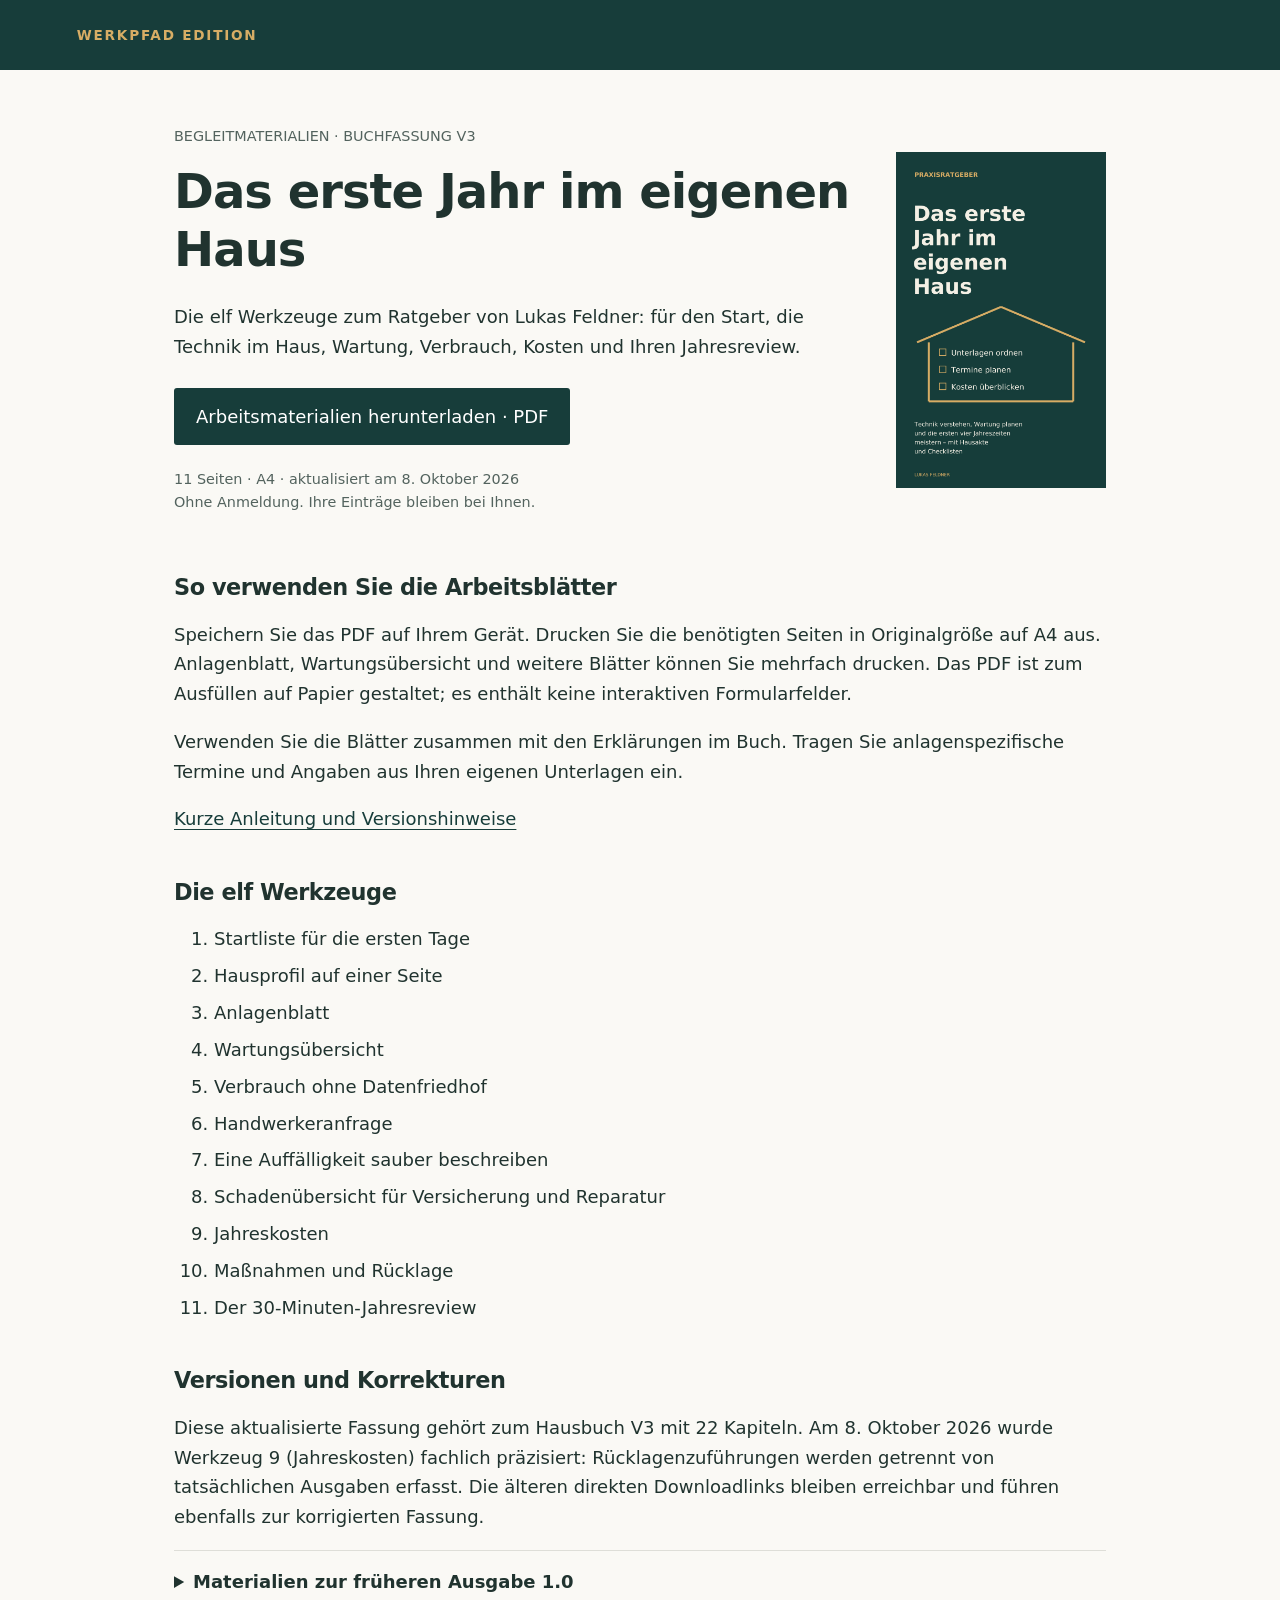
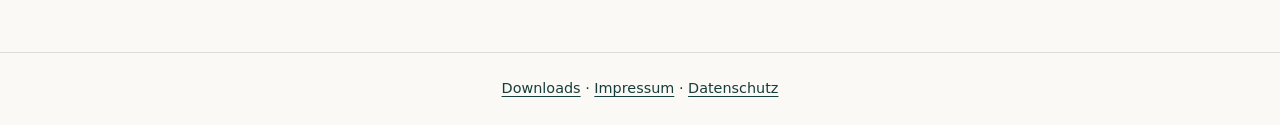
<file: index.html>
<!doctype html><html lang="de"><head><meta charset="utf-8"><meta name="viewport" content="width=device-width,initial-scale=1"><title>Arbeitsmaterialien zum Hausbuch | Werkpfad Edition</title><meta name="description" content="Die elf Arbeitsmaterialien zu Das erste Jahr im eigenen Haus von Lukas Feldner. Kostenlos als druckbares A4-PDF herunterladen."><link rel="canonical" href="https://werkpfad-edition.github.io/hausjahr/"><link rel="stylesheet" href="style.css"></head><body><header><strong>WERKPFAD EDITION</strong></header><main><section class="hero"><div><p class="meta">BEGLEITMATERIALIEN · BUCHFASSUNG V3</p><h1>Das erste Jahr im eigenen Haus</h1><p>Die elf Werkzeuge zum Ratgeber von Lukas Feldner: für den Start, die Technik im Haus, Wartung, Verbrauch, Kosten und Ihren Jahresreview.</p><a class="button" href="Hausbuch-Arbeitsmaterialien-V3.pdf" download>Arbeitsmaterialien herunterladen · PDF</a><p class="meta">11 Seiten · A4 · aktualisiert am 8. Oktober 2026<br>Ohne Anmeldung. Ihre Einträge bleiben bei Ihnen.</p></div><img src="cover-hausbuch-2.1.jpg" width="1600" height="2560" alt="Buchcover Das erste Jahr im eigenen Haus von Lukas Feldner"></section><section><h2>So verwenden Sie die Arbeitsblätter</h2><p>Speichern Sie das PDF auf Ihrem Gerät. Drucken Sie die benötigten Seiten in Originalgröße auf A4 aus. Anlagenblatt, Wartungsübersicht und weitere Blätter können Sie mehrfach drucken. Das PDF ist zum Ausfüllen auf Papier gestaltet; es enthält keine interaktiven Formularfelder.</p><p>Verwenden Sie die Blätter zusammen mit den Erklärungen im Buch. Tragen Sie anlagenspezifische Termine und Angaben aus Ihren eigenen Unterlagen ein.</p><p><a href="README.md">Kurze Anleitung und Versionshinweise</a></p></section><section><h2>Die elf Werkzeuge</h2><ol><li>Startliste für die ersten Tage</li><li>Hausprofil auf einer Seite</li><li>Anlagenblatt</li><li>Wartungsübersicht</li><li>Verbrauch ohne Datenfriedhof</li><li>Handwerkeranfrage</li><li>Eine Auffälligkeit sauber beschreiben</li><li>Schadenübersicht für Versicherung und Reparatur</li><li>Jahreskosten</li><li>Maßnahmen und Rücklage</li><li>Der 30-Minuten-Jahresreview</li></ol></section><section><h2>Versionen und Korrekturen</h2><p>Diese aktualisierte Fassung gehört zum Hausbuch V3 mit 22 Kapiteln. Am 8. Oktober 2026 wurde Werkzeug 9 (Jahreskosten) fachlich präzisiert: Rücklagenzuführungen werden getrennt von tatsächlichen Ausgaben erfasst. Die älteren direkten Downloadlinks bleiben erreichbar und führen ebenfalls zur korrigierten Fassung.</p><details><summary>Materialien zur früheren Ausgabe 1.0</summary><p>Diese Dateien gehören zur früheren Workbook-Fassung. Sie entsprechen nicht den elf Werkzeugen der Ausgabe 2.1. Bestehende Direktlinks bleiben erreichbar.</p><ul><li><a href="archiv/1.0/Arbeitsblaetter-leer.pdf">Arbeitsblätter 1.0</a></li><li><a href="Arbeitsblaetter-Muster.pdf">Ausgefülltes Muster 1.0</a></li><li><a href="Hausorganisation-leer.xlsx">Arbeitsdatei 1.0</a></li><li><a href="Hausorganisation-Muster.xlsx">Musterdatei 1.0</a></li><li><a href="Monatsbegleiter.pdf">Monatsbegleiter 1.0</a></li></ul></details></section></main><footer><a href="index.html">Downloads</a> · <a href="impressum.html">Impressum</a> · <a href="datenschutz.html">Datenschutz</a></footer></body></html>
</file>
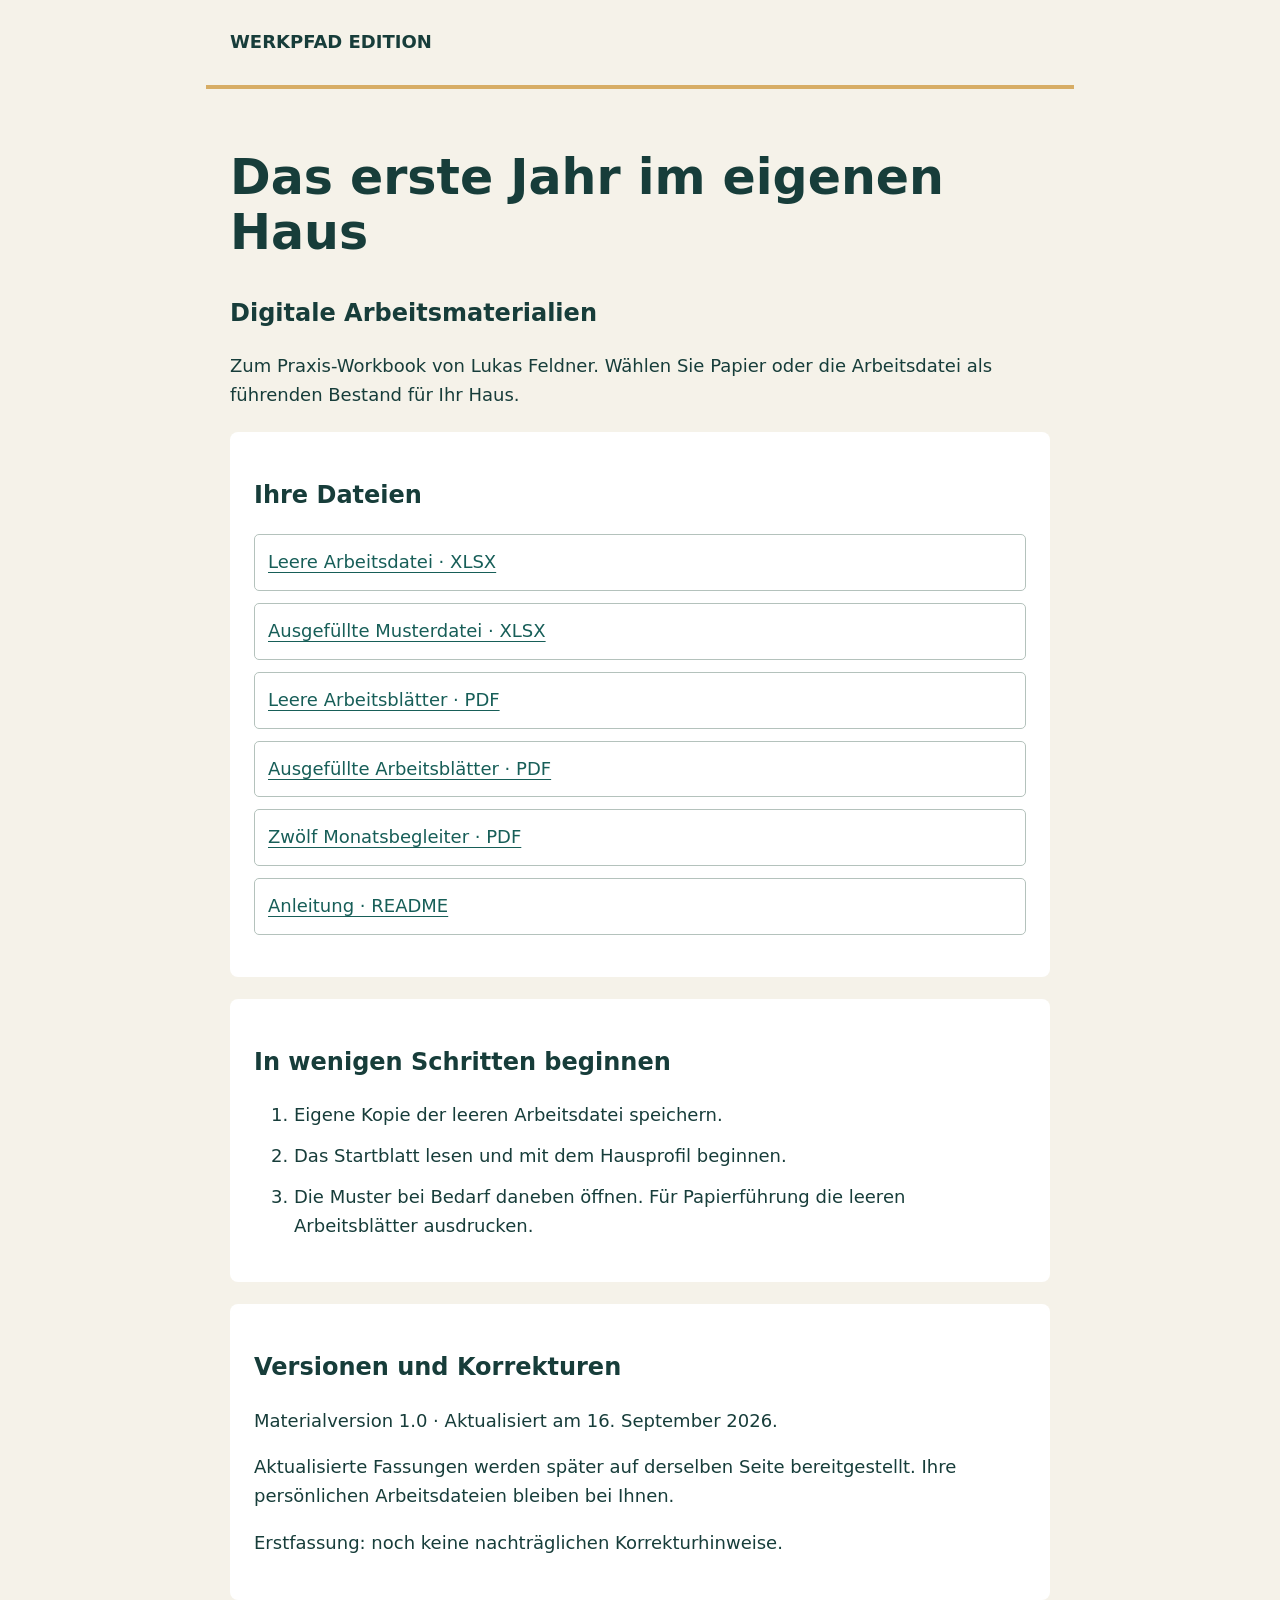
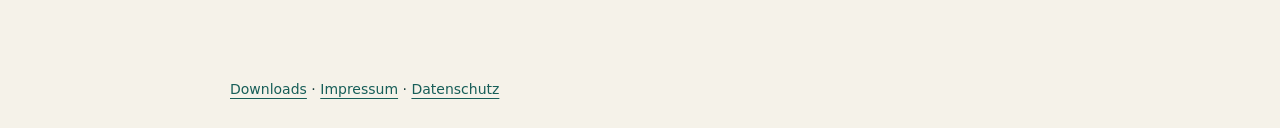
<file: archiv/1.0/index.html>
<!doctype html><html lang="de"><head><meta charset="utf-8"><meta name="viewport" content="width=device-width,initial-scale=1"><title>Hausjahr – Digitale Arbeitsmaterialien</title><link rel="stylesheet" href="style.css"></head><body><header><strong>WERKPFAD EDITION</strong></header><main><h1>Das erste Jahr im eigenen Haus</h1><h2>Digitale Arbeitsmaterialien</h2><p>Zum Praxis-Workbook von Lukas Feldner. Wählen Sie Papier oder die Arbeitsdatei als führenden Bestand für Ihr Haus.</p><section><h2>Ihre Dateien</h2><ul class="downloads"><li><a href="Hausorganisation-leer.xlsx" download>Leere Arbeitsdatei · XLSX</a></li><li><a href="Hausorganisation-Muster.xlsx" download>Ausgefüllte Musterdatei · XLSX</a></li><li><a href="Arbeitsblaetter-leer.pdf" download>Leere Arbeitsblätter · PDF</a></li><li><a href="Arbeitsblaetter-Muster.pdf" download>Ausgefüllte Arbeitsblätter · PDF</a></li><li><a href="Monatsbegleiter.pdf" download>Zwölf Monatsbegleiter · PDF</a></li><li><a href="README.md" download>Anleitung · README</a></li></ul></section><section><h2>In wenigen Schritten beginnen</h2><ol><li>Eigene Kopie der leeren Arbeitsdatei speichern.</li><li>Das Startblatt lesen und mit dem Hausprofil beginnen.</li><li>Die Muster bei Bedarf daneben öffnen. Für Papierführung die leeren Arbeitsblätter ausdrucken.</li></ol></section><section><h2>Versionen und Korrekturen</h2><p>Materialversion 1.0 · Aktualisiert am 16. September 2026.</p><p>Aktualisierte Fassungen werden später auf derselben Seite bereitgestellt. Ihre persönlichen Arbeitsdateien bleiben bei Ihnen.</p><p>Erstfassung: noch keine nachträglichen Korrekturhinweise.</p></section></main><footer><a href="index.html">Downloads</a> · <a href="impressum.html">Impressum</a> · <a href="datenschutz.html">Datenschutz</a></footer></body></html>
</file>
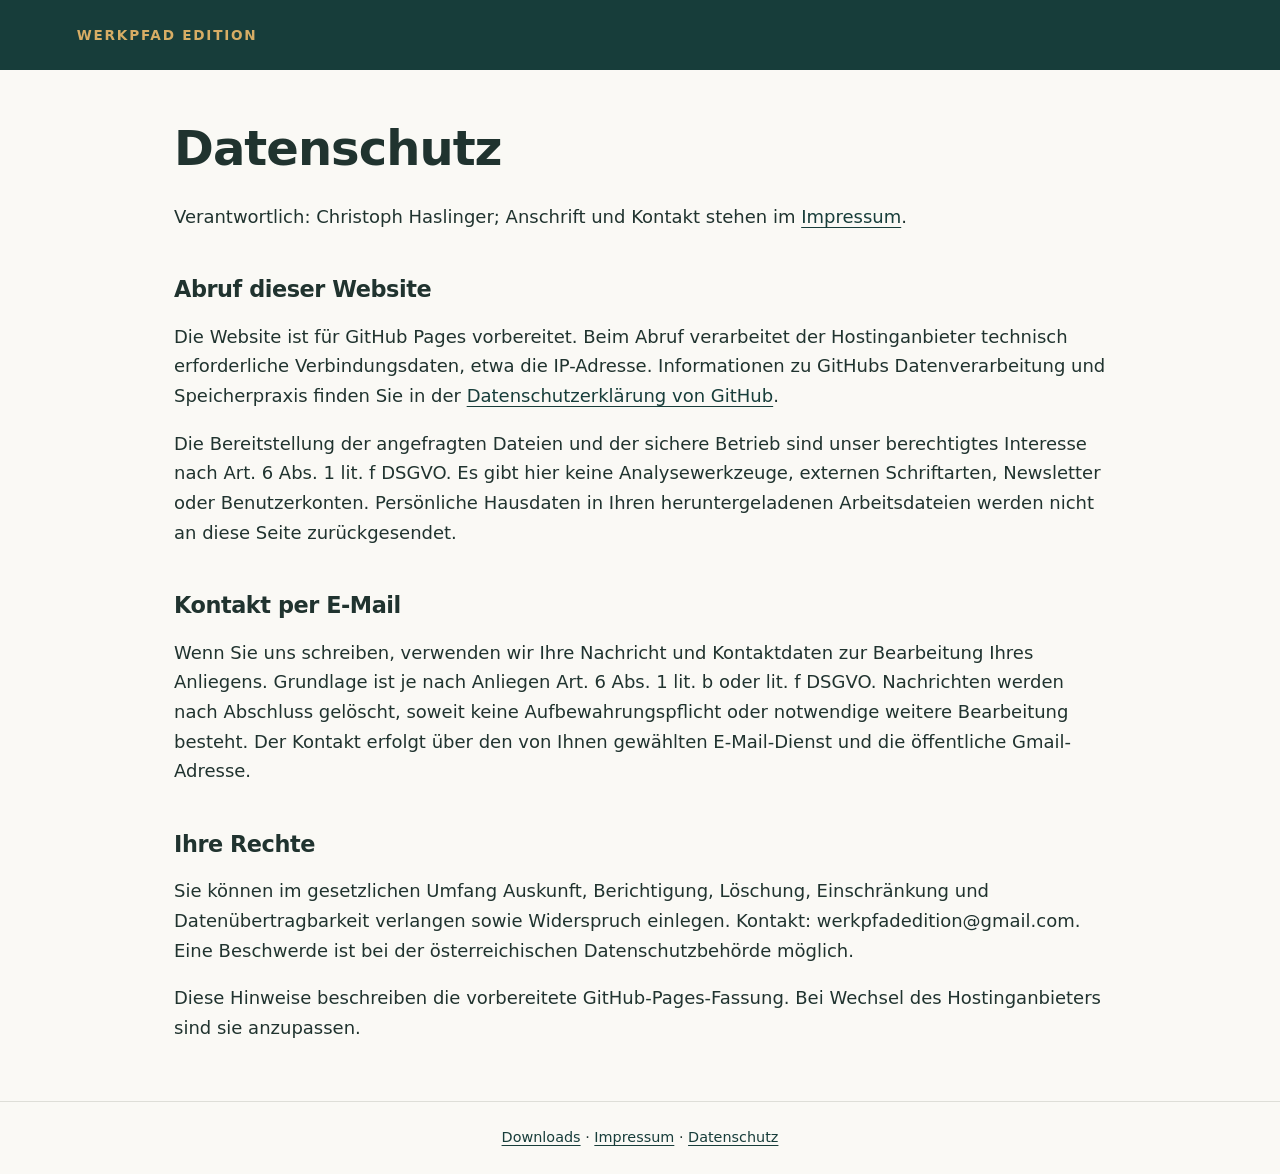
<file: datenschutz.html>
<!doctype html><html lang="de"><head><meta charset="utf-8"><meta name="viewport" content="width=device-width,initial-scale=1"><title>Datenschutz – Werkpfad Edition</title><link rel="stylesheet" href="style.css"></head><body><header><strong>WERKPFAD EDITION</strong></header><main><h1>Datenschutz</h1><p>Verantwortlich: Christoph Haslinger; Anschrift und Kontakt stehen im <a href="impressum.html">Impressum</a>.</p><h2>Abruf dieser Website</h2><p>Die Website ist für GitHub Pages vorbereitet. Beim Abruf verarbeitet der Hostinganbieter technisch erforderliche Verbindungsdaten, etwa die IP-Adresse. Informationen zu GitHubs Datenverarbeitung und Speicherpraxis finden Sie in der <a href="https://docs.github.com/en/site-policy/privacy-policies/github-general-privacy-statement">Datenschutzerklärung von GitHub</a>.</p><p>Die Bereitstellung der angefragten Dateien und der sichere Betrieb sind unser berechtigtes Interesse nach Art. 6 Abs. 1 lit. f DSGVO. Es gibt hier keine Analysewerkzeuge, externen Schriftarten, Newsletter oder Benutzerkonten. Persönliche Hausdaten in Ihren heruntergeladenen Arbeitsdateien werden nicht an diese Seite zurückgesendet.</p><h2>Kontakt per E-Mail</h2><p>Wenn Sie uns schreiben, verwenden wir Ihre Nachricht und Kontaktdaten zur Bearbeitung Ihres Anliegens. Grundlage ist je nach Anliegen Art. 6 Abs. 1 lit. b oder lit. f DSGVO. Nachrichten werden nach Abschluss gelöscht, soweit keine Aufbewahrungspflicht oder notwendige weitere Bearbeitung besteht. Der Kontakt erfolgt über den von Ihnen gewählten E-Mail-Dienst und die öffentliche Gmail-Adresse.</p><h2>Ihre Rechte</h2><p>Sie können im gesetzlichen Umfang Auskunft, Berichtigung, Löschung, Einschränkung und Datenübertragbarkeit verlangen sowie Widerspruch einlegen. Kontakt: werkpfadedition@gmail.com. Eine Beschwerde ist bei der österreichischen Datenschutzbehörde möglich.</p><p>Diese Hinweise beschreiben die vorbereitete GitHub-Pages-Fassung. Bei Wechsel des Hostinganbieters sind sie anzupassen.</p></main><footer><a href="index.html">Downloads</a> · <a href="impressum.html">Impressum</a> · <a href="datenschutz.html">Datenschutz</a></footer></body></html>
</file>
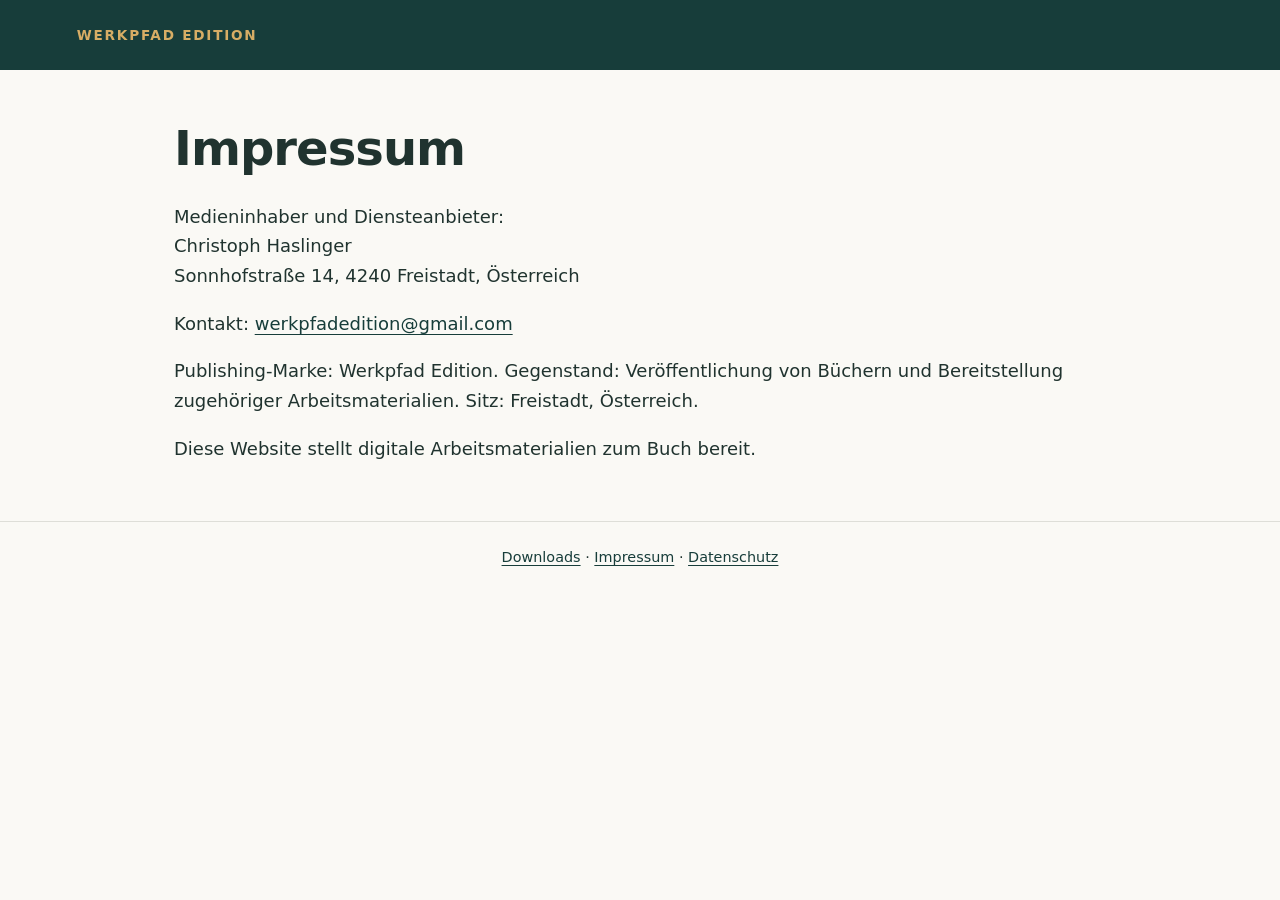
<file: impressum.html>
<!doctype html><html lang="de"><head><meta charset="utf-8"><meta name="viewport" content="width=device-width,initial-scale=1"><title>Impressum – Werkpfad Edition</title><link rel="stylesheet" href="style.css"></head><body><header><strong>WERKPFAD EDITION</strong></header><main><h1>Impressum</h1><p>Medieninhaber und Diensteanbieter:<br>Christoph Haslinger<br>Sonnhofstraße 14, 4240 Freistadt, Österreich</p><p>Kontakt: <a href="mailto:werkpfadedition@gmail.com">werkpfadedition@gmail.com</a></p><p>Publishing-Marke: Werkpfad Edition. Gegenstand: Veröffentlichung von Büchern und Bereitstellung zugehöriger Arbeitsmaterialien. Sitz: Freistadt, Österreich.</p><p>Diese Website stellt digitale Arbeitsmaterialien zum Buch bereit.</p></main><footer><a href="index.html">Downloads</a> · <a href="impressum.html">Impressum</a> · <a href="datenschutz.html">Datenschutz</a></footer></body></html>
</file>
<file: style.css>
*{box-sizing:border-box}body{margin:0;background:#faf9f5;color:#20332f;font:18px/1.65 system-ui,-apple-system,sans-serif}header{background:#173d3a;color:#d7ad65;padding:24px max(6vw,20px);font-size:.85rem;letter-spacing:.13em}main{max-width:980px;margin:auto;padding:40px 24px}h1,h2{line-height:1.2;letter-spacing:-.02em}h1{font-size:clamp(2rem,5vw,3rem);margin:.2em 0 .5em}h2{font-size:1.4rem;margin-top:2em}a{color:#173d3a;text-underline-offset:.2em}a:focus-visible{outline:3px solid #b3863b;outline-offset:4px}.hero{display:grid;grid-template-columns:minmax(0,1fr) 210px;gap:36px;align-items:center}.hero img{width:100%;height:auto}.button{display:inline-block;background:#173d3a;color:#fff;text-decoration:none;padding:14px 22px;margin:8px 0;border-radius:3px}.meta{font-size:.9rem;color:#53635e}li{margin:.4em 0}footer{padding:24px;text-align:center;border-top:1px solid #deded8;font-size:.9rem}details{padding:16px 0;border-top:1px solid #deded8}summary{cursor:pointer;font-weight:600}@media(max-width:600px){.hero{grid-template-columns:1fr}.hero img{max-width:170px;grid-row:1}main{padding-top:24px}}
</file>
<file: archiv/1.0/style.css>
body{font:18px/1.6 system-ui,sans-serif;color:#173d3a;background:#f5f2e9;margin:0}main,header,footer{max-width:820px;margin:auto;padding:28px 24px}header{border-bottom:4px solid #d7ad65}h1{font-size:clamp(30px,7vw,49px);line-height:1.14}h2{font-size:24px}section{background:white;border-radius:8px;padding:24px;margin:22px 0}a{color:#175e58;text-underline-offset:4px}li{margin:12px 0}small{font-size:14px}.downloads a{display:block;padding:13px;border:1px solid #b4c2bc;border-radius:5px;overflow-wrap:anywhere}.downloads{list-style:none;padding:0}footer{font-size:14px}
</file>
